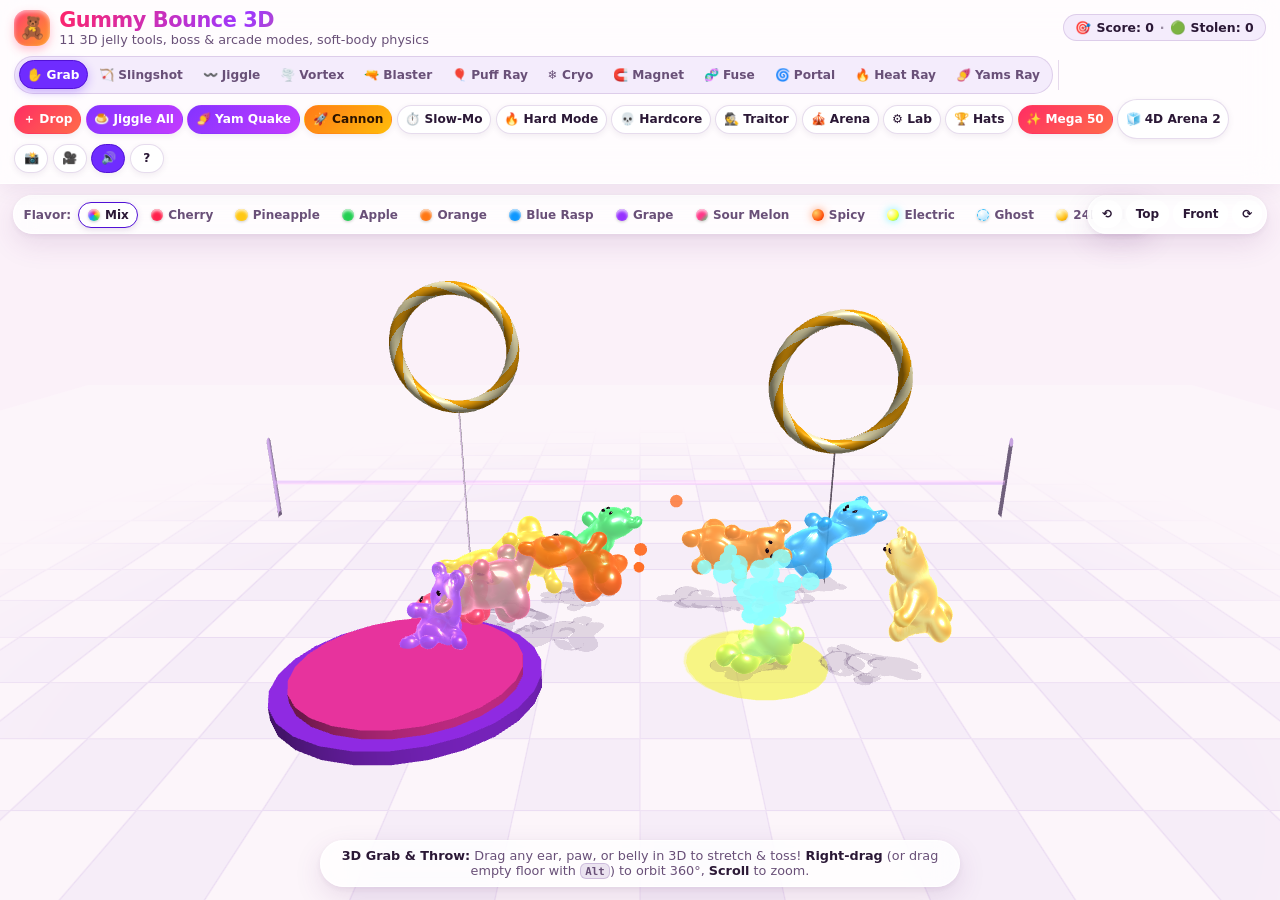
<file: index.html>
<!DOCTYPE html>
<html lang="en">
<head>
  <meta charset="utf-8">
  <meta name="viewport" content="width=device-width, initial-scale=1.0">
  <title>Gummy Bounce 3D — Squish, Jiggle &amp; Launch 3D Gummy Bears</title>
  <link rel="stylesheet" href="styles.css">
  <script type="module">
    if (!Object.hasOwn(HTMLElement.prototype, 'popover')) {
      import('https://unpkg.com/@oddbird/popover-polyfill@latest/dist/popover.min.js');
    }
    if (!('commandForElement' in HTMLButtonElement.prototype)) {
      import('https://esm.run/invokers-polyfill');
    }
  </script>
  <script defer src="audio.js"></script>
  <script defer src="mesh3d.js"></script>
  <script defer src="physics3d.js"></script>
  <script defer src="renderer3d.js"></script>
  <script defer src="progression.js"></script>
  <script defer src="mega50.js"></script>
  <script defer src="app.js"></script>
</head>
<body>
  <header class="top-bar">
    <div class="brand">
      <span class="brand-icon" aria-hidden="true">🧸</span>
      <div class="brand-text">
        <h1>Gummy Bounce 3D</h1>
        <p class="subtitle">11 3D jelly tools, boss &amp; arcade modes, soft-body physics</p>
      </div>
    </div>

    <div class="score-badge" aria-label="Ring score and stolen bears">
      <span aria-hidden="true">🎯</span>
      <span>Score: <strong id="hoop-score">0</strong></span>
      <span id="combo-pill" class="combo-pill" hidden>x1</span>
      <span class="badge-sep" aria-hidden="true">·</span>
      <span id="stolen-badge-wrap" title="Bears stolen (60s Normal, 10s Hard, 4–7s Hardcore)"><span id="thief-badge-dot" aria-hidden="true">🟢</span> Stolen: <strong id="stolen-count">0</strong></span>
    </div>

    <div class="toolbar" id="main-toolbar" role="toolbar" focusgroup="toolbar wrap" aria-label="3D Gummy bear tools and arena actions" aria-controls="gummy-canvas">
      <div class="tool-group" role="group" aria-label="3D Interaction Tools">
        <button type="button" class="tool-btn" data-mode="grab" aria-pressed="true" title="Grab, stretch &amp; throw 3D limbs (Key 1)">
          <span aria-hidden="true">✋</span> Grab
        </button>
        <button type="button" class="tool-btn" data-mode="slingshot" aria-pressed="false" title="3D Slingshot catapult with arc preview (Key 2)">
          <span aria-hidden="true">🏹</span> Slingshot
        </button>
        <button type="button" class="tool-btn" data-mode="wave" aria-pressed="false" title="3D Bass-drop jiggle shockwaves (Key 3)">
          <span aria-hidden="true">〰️</span> Jiggle
        </button>
        <button type="button" class="tool-btn" data-mode="vortex" aria-pressed="false" title="3D Cotton-candy tornado funnel (Key 4)">
          <span aria-hidden="true">🌪️</span> Vortex
        </button>
        <button type="button" class="tool-btn" data-mode="gatling" aria-pressed="false" title="Rapid-fire 3D gummy blaster (Key 5)">
          <span aria-hidden="true">🔫</span> Blaster
        </button>
        <button type="button" class="tool-btn" data-mode="puff" aria-pressed="false" title="Puff inflate ray — over-inflate to pop into 3 mini bears! Alt to shrink (Key 6)">
          <span aria-hidden="true">🎈</span> Puff Ray
        </button>
        <button type="button" class="tool-btn" data-mode="cryo" aria-pressed="false" title="Cryo freeze into icy candy &amp; click to shatter (Key 7)">
          <span aria-hidden="true">❄️</span> Cryo
        </button>
        <button type="button" class="tool-btn" data-mode="magnet" aria-pressed="false" title="3D Magnet orb — clump bears &amp; release for Supernova blast! (Key 8)">
          <span aria-hidden="true">🧲</span> Magnet
        </button>
        <button type="button" class="tool-btn" data-mode="fuse" aria-pressed="false" title="Sticky Glue &amp; Fusion — click near 2+ bears to fuse a Mega-Bear, or glue 1 bear to a wall/ceiling! (Key 9)">
          <span aria-hidden="true">🧬</span> Fuse
        </button>
        <button type="button" class="tool-btn" data-mode="portal" aria-pressed="false" title="Portal Gun — click to place Cyan &amp; Orange 3D portals! Alt-click to clear (Key 0)">
          <span aria-hidden="true">🌀</span> Portal
        </button>
        <button type="button" class="tool-btn" data-mode="heat" aria-pressed="false" title="Heat Laser — melt bears stretchy &amp; pop them like popcorn! (Key -)">
          <span aria-hidden="true">🔥</span> Heat Ray
        </button>
        <button type="button" class="tool-btn" data-mode="yams" aria-pressed="false" title="Yams Ray — target bears to make their butts comically bigger! Hold Shift to shrink (Key =)">
          <span aria-hidden="true">🍠</span> Yams Ray
        </button>
      </div>

      <span class="toolbar-sep" role="separator" aria-orientation="vertical"></span>

      <div class="action-group" role="group" aria-label="Quick Actions and Settings">
        <button type="button" id="btn-spawn" class="action-btn primary" title="Drop a new 3D gummy bear (Key N)">
          <span aria-hidden="true">＋</span> Drop
        </button>
        <button type="button" id="btn-jiggle-all" class="action-btn jelly" title="Jiggle every 3D bear at once (Space or Key J)">
          <span aria-hidden="true">🍮</span> Jiggle All
        </button>
        <button type="button" id="btn-yam-quake-bar" class="action-btn jelly" title="Yam Quake — shake &amp; clap every bear's cheeks with shockwaves! (Key Y)">
          <span aria-hidden="true">🍠</span> Yam Quake
        </button>
        <button type="button" id="btn-launch-random" class="action-btn launch" title="Launch a bear toward the 3D hoops (Key L)">
          <span aria-hidden="true">🚀</span> Cannon
        </button>
        <button type="button" id="btn-slowmo" class="action-btn" aria-pressed="false" title="Bullet-time 0.28x slow motion (Key T)">
          <span aria-hidden="true">⏱️</span> Slow-Mo
        </button>
        <button type="button" id="btn-hard-mode" class="action-btn hard-mode-btn" aria-pressed="false" title="Hard Mode: Fast Red Man steals a bear every 10s! (Key H)">
          <span aria-hidden="true">🔥</span> Hard Mode
        </button>
        <button type="button" id="btn-hardcore-mode" class="action-btn hardcore-mode-btn" aria-pressed="false" title="Hardcore Mode: Red Man spawns every 4–7s — click him to shoo him away! (Key K)">
          <span aria-hidden="true">💀</span> Hardcore
        </button>
        <button type="button" id="btn-traitor-mode" class="action-btn traitor-mode-btn" aria-pressed="false" title="Traitor Mode: Spot the secret cannibal bear &amp; call the Purple Man! (Key M)">
          <span aria-hidden="true">🕵️</span> Traitor
        </button>
        <button type="button" class="action-btn" commandfor="arena-popover" command="toggle-popover" title="Toggle 3D gadgets, Boss Fight, Time-Attack &amp; Wave Survival">
          <span aria-hidden="true">🎪</span> Arena
        </button>
        <button type="button" class="action-btn" commandfor="jelly-lab-popover" command="toggle-popover" title="Tune 3D squishiness, bounce, gravity &amp; size">
          <span aria-hidden="true">⚙️</span> Lab
        </button>
        <button type="button" class="action-btn" commandfor="trophies-popover" command="toggle-popover" title="High Scores, Achievements, Missions &amp; 12 3D Bear Hats">
          <span aria-hidden="true">🏆</span> Hats
        </button>
        <button type="button" class="action-btn primary" commandfor="mega-popover" command="toggle-popover" title="50+ Extra Tools, Flavors, Gadgets, Mini-Games, DJ Rave &amp; Cameras!">
          <span aria-hidden="true">✨</span> Mega 50
        </button>
        <a href="arena2/index.html" class="action-btn" style="text-decoration:none;display:inline-flex;align-items:center;gap:0.25rem;" title="Play Gummy Bounce Arena 2 (4D Tesseract Edition)!">
          <span aria-hidden="true">🧊</span> 4D Arena 2
        </a>
        <button type="button" id="btn-photo-mode" class="icon-btn" aria-label="Photo Mode" aria-pressed="false" title="Photo Mode — freeze frame, orbit &amp; download PNG (Key C)">
          <span aria-hidden="true">📸</span>
        </button>
        <button type="button" id="btn-cam-reset" class="icon-btn" aria-label="Reset 3D camera view" title="Reset 3D camera view (Key R)">
          <span aria-hidden="true">🎥</span>
        </button>
        <button type="button" id="btn-sound" class="icon-btn" aria-label="Sound effects" aria-pressed="true" title="Toggle sound effects">
          <span id="sound-icon" aria-hidden="true">🔊</span>
        </button>
        <button type="button" class="icon-btn" commandfor="help-popover" command="toggle-popover" aria-label="Controls and shortcuts" title="Controls and shortcuts">
          <span aria-hidden="true">?</span>
        </button>
      </div>
    </div>
  </header>

  <main class="stage-wrap">
    <canvas id="gummy-canvas" aria-label="3D interactive gummy bear physics arena."></canvas>

    <aside class="flavor-dock" aria-label="3D Gummy bear flavors">
      <span class="dock-label">Flavor:</span>
      <div class="flavor-list" role="group" aria-label="Choose flavor to drop">
        <button type="button" class="flavor-chip" data-flavor="random" aria-pressed="true">
          <span class="swatch swatch-mix" aria-hidden="true"></span> Mix
        </button>
        <button type="button" class="flavor-chip" data-flavor="cherry" aria-pressed="false">
          <span class="swatch swatch-cherry" aria-hidden="true"></span> Cherry
        </button>
        <button type="button" class="flavor-chip" data-flavor="pineapple" aria-pressed="false">
          <span class="swatch swatch-pineapple" aria-hidden="true"></span> Pineapple
        </button>
        <button type="button" class="flavor-chip" data-flavor="apple" aria-pressed="false">
          <span class="swatch swatch-apple" aria-hidden="true"></span> Apple
        </button>
        <button type="button" class="flavor-chip" data-flavor="orange" aria-pressed="false">
          <span class="swatch swatch-orange" aria-hidden="true"></span> Orange
        </button>
        <button type="button" class="flavor-chip" data-flavor="raspberry" aria-pressed="false">
          <span class="swatch swatch-raspberry" aria-hidden="true"></span> Blue Rasp
        </button>
        <button type="button" class="flavor-chip" data-flavor="grape" aria-pressed="false">
          <span class="swatch swatch-grape" aria-hidden="true"></span> Grape
        </button>
        <button type="button" class="flavor-chip" data-flavor="watermelon" aria-pressed="false">
          <span class="swatch swatch-watermelon" aria-hidden="true"></span> Sour Melon
        </button>
        <button type="button" class="flavor-chip" data-flavor="cinnamon" aria-pressed="false" title="Fire trail &amp; turbo bounce!">
          <span class="swatch swatch-cinnamon" aria-hidden="true"></span> Spicy
        </button>
        <button type="button" class="flavor-chip" data-flavor="electric" aria-pressed="false" title="Zaps nearby bears on impact!">
          <span class="swatch swatch-electric" aria-hidden="true"></span> Electric
        </button>
        <button type="button" class="flavor-chip" data-flavor="ghost" aria-pressed="false" title="Semi-transparent &amp; phases through walls!">
          <span class="swatch swatch-ghost" aria-hidden="true"></span> Ghost
        </button>
        <button type="button" class="flavor-chip" data-flavor="gold" aria-pressed="false">
          <span class="swatch swatch-gold" aria-hidden="true"></span> 24K Gold
        </button>
      </div>
    </aside>

    <div class="camera-hud" aria-label="3D Camera quick controls">
      <button type="button" id="cam-left" class="cam-pill-btn" aria-label="Orbit camera left" title="Orbit left">⟲</button>
      <button type="button" id="cam-top" class="cam-pill-btn" aria-label="Top-down angle" title="Top angle">Top</button>
      <button type="button" id="cam-front" class="cam-pill-btn" aria-label="Front studio angle" title="Front angle">Front</button>
      <button type="button" id="cam-right" class="cam-pill-btn" aria-label="Orbit camera right" title="Orbit right">⟳</button>
    </div>

    <div id="traitor-hud" class="traitor-hud" role="region" aria-label="Traitor Mode Detective Bar" hidden>
      <span class="traitor-chip"><span aria-hidden="true">🕵️</span> Traitor Mode</span>
      <span id="traitor-suspect-text" class="traitor-suspect-text">Click a bear to mark suspect</span>
      <button type="button" id="btn-call-purple" class="purple-call-btn" title="Call the Purple Man to collect your suspected gummy bear (Key P)">
        <span aria-hidden="true">🟣</span> Call Purple Man
      </button>
    </div>

    <div id="hardcore-hud" class="hardcore-hud" role="region" aria-label="Hardcore Mode Defense Status" hidden>
      <span class="hardcore-chip"><span aria-hidden="true">💀</span> Hardcore (4–7s)</span>
      <span class="hardcore-status-text">Click the Red Man to shoo him away!</span>
      <span class="badge-sep" aria-hidden="true">·</span>
      <span>Repelled: <strong id="repelled-count">0</strong></span>
      <span class="badge-sep" aria-hidden="true">·</span>
      <span>Yellow Gifts: <strong id="yellow-gift-count">0</strong></span>
    </div>

    <div id="boss-hud" class="mode-hud boss-hud" role="region" aria-label="Boss Fight Status" hidden>
      <span class="mode-chip boss-chip">👹 GIANT OBTUSE BOSS</span>
      <div class="boss-hp-track" aria-label="Boss health bar">
        <div id="boss-hp-fill" class="boss-hp-fill" style="width: 100%"></div>
      </div>
      <strong id="boss-hp-text">100 / 100</strong>
      <span class="mode-sub">Slingshot or Blast bears at him!</span>
    </div>

    <div id="timeattack-hud" class="mode-hud timeattack-hud" role="region" aria-label="Time-Attack Status" hidden>
      <span class="mode-chip ta-chip">⏱️ TIME ATTACK</span>
      <span>Time: <strong id="ta-timer">60.0s</strong></span>
      <span class="badge-sep" aria-hidden="true">·</span>
      <span>Round: <strong id="ta-score">0</strong></span>
      <span class="badge-sep" aria-hidden="true">·</span>
      <span>Best: <strong id="ta-best">0</strong></span>
    </div>

    <div id="survival-hud" class="mode-hud survival-hud" role="region" aria-label="Wave Survival Status" hidden>
      <span class="mode-chip surv-chip">👻 WAVE SURVIVAL</span>
      <span>Wave: <strong id="surv-wave">1</strong></span>
      <span class="badge-sep" aria-hidden="true">·</span>
      <span>Repelled: <strong id="surv-repelled">0</strong></span>
      <span class="badge-sep" aria-hidden="true">·</span>
      <span class="mode-sub">Click thieves or blast them with bears!</span>
    </div>

    <div id="photo-hud" class="photo-hud" role="region" aria-label="Photo Mode Controls" hidden>
      <span class="photo-label">📸 Photo Mode (Drag to orbit, scroll to zoom)</span>
      <button type="button" id="btn-photo-snap" class="action-btn primary">Capture PNG</button>
      <button type="button" id="btn-photo-exit" class="action-btn">Exit</button>
    </div>

    <p class="hint-pill" id="mode-hint">
      <strong>3D Grab &amp; Throw:</strong> Drag any ear, paw, or belly in 3D to stretch &amp; toss! <strong>Right-drag</strong> (or drag empty floor with <kbd>Alt</kbd>) to orbit 360°, <strong>Scroll</strong> to zoom.
    </p>
  </main>

  <div id="arena-popover" class="candy-popover" popover="auto">
    <h2>3D Arena Gadgets &amp; Game Modes</h2>
    <div class="toggle-grid">
      <button type="button" id="tog-trampoline" class="gadget-toggle" aria-pressed="true">
        <span aria-hidden="true">🟣</span> Jelly Trampoline
      </button>
      <button type="button" id="tog-sweeper" class="gadget-toggle" aria-pressed="false">
        <span aria-hidden="true">🎡</span> Candy Sweeper Bar
      </button>
      <button type="button" id="tog-hoops" class="gadget-toggle" aria-pressed="true">
        <span aria-hidden="true">🎯</span> 3D Golden Hoops
      </button>
      <button type="button" id="tog-bumpers" class="gadget-toggle" aria-pressed="false">
        <span aria-hidden="true">🎰</span> Pinball Bumpers
      </button>
      <button type="button" id="tog-fan" class="gadget-toggle" aria-pressed="false">
        <span aria-hidden="true">🌀</span> Wind Tunnel Fan
      </button>
      <button type="button" id="tog-sugar" class="gadget-toggle" aria-pressed="false">
        <span aria-hidden="true">✨</span> Sour Sugar Coat
      </button>
      <button type="button" id="tog-neon" class="gadget-toggle" aria-pressed="false">
        <span aria-hidden="true">🌙</span> Neon Rave Mode
      </button>
      <button type="button" id="tog-boss-mode" class="gadget-toggle boss-toggle" aria-pressed="false">
        <span aria-hidden="true">👹</span> Boss Fight Mode
      </button>
      <button type="button" id="tog-timeattack-mode" class="gadget-toggle ta-toggle" aria-pressed="false">
        <span aria-hidden="true">⏱️</span> Time-Attack (60s)
      </button>
      <button type="button" id="tog-survival-mode" class="gadget-toggle surv-toggle" aria-pressed="false">
        <span aria-hidden="true">👻</span> Wave Survival
      </button>
      <button type="button" id="tog-hard-mode" class="gadget-toggle hard-toggle" aria-pressed="false">
        <span aria-hidden="true">🔥</span> Hard Mode (10s Red)
      </button>
      <button type="button" id="tog-hardcore-mode" class="gadget-toggle hardcore-toggle" aria-pressed="false">
        <span aria-hidden="true">💀</span> Hardcore (4–7s Click!)
      </button>
      <button type="button" id="tog-traitor-mode" class="gadget-toggle traitor-toggle" aria-pressed="false">
        <span aria-hidden="true">🕵️</span> Traitor Mode (60s)
      </button>
      <button type="button" id="btn-party-rain" class="gadget-action">
        <span aria-hidden="true">🎉</span> Gummy Rain (x8)
      </button>
      <button type="button" id="btn-summon-green" class="gadget-action green-action">
        <span aria-hidden="true">🏃‍♂️</span> Summon Bear Thief
      </button>
    </div>
  </div>

  <div id="fps-pill" class="fps-pill" hidden>FPS: <strong id="fps-val">60</strong> · Bears: <strong id="bear-count-val">0</strong></div>

  <div id="trophies-popover" class="candy-popover trophies-popover" popover="auto">
    <h2>🏆 High Scores, Missions &amp; Hats</h2>
    <div class="stats-grid" id="stats-grid">
      <div class="stat-card"><span>Best Score</span><strong id="stat-best-score">0</strong></div>
      <div class="stat-card"><span>Time-Attack</span><strong id="stat-best-ta">0</strong></div>
      <div class="stat-card"><span>Survival Wave</span><strong id="stat-best-wave">0</strong></div>
      <div class="stat-card"><span>Bosses KO'd</span><strong id="stat-bosses">0</strong></div>
    </div>
    <h3>🎯 Session Missions</h3>
    <div class="mission-list" id="mission-list"></div>
    <h3>🎩 12 3D Bear Hats</h3>
    <div class="hat-grid" id="hat-grid"></div>
    <h3>🎖️ Achievements (<span id="ach-progress">0/20</span>)</h3>
    <div class="ach-list" id="ach-list"></div>
    <div class="save-row">
      <button type="button" id="btn-export-save" class="secondary-btn">📋 Copy Save Code</button>
      <button type="button" id="btn-import-save" class="secondary-btn">📥 Import Save</button>
    </div>
  </div>

  <div id="mega-popover" class="candy-popover mega-popover" popover="auto">
    <h2>✨ Mega 50+ Expansion Pack</h2>

    <h3>🛠️ 10 Extra 3D Tools &amp; Powers</h3>
    <div class="mega-grid">
      <button type="button" class="mega-btn tool-btn" data-mode="blackhole">🕳️ Black Hole</button>
      <button type="button" class="mega-btn tool-btn" data-mode="bomb">💣 Candy Bomb</button>
      <button type="button" class="mega-btn tool-btn" data-mode="clone">🪞 Clone Ray</button>
      <button type="button" class="mega-btn tool-btn" data-mode="paint">🎨 Rainbow Brush</button>
      <button type="button" class="mega-btn tool-btn" data-mode="bonk">🔨 Giant Bonk</button>
      <button type="button" class="mega-btn tool-btn" data-mode="bungee">🪢 Bungee Cord</button>
      <button type="button" class="mega-btn tool-btn" data-mode="bubble">🫧 Bubble Trap</button>
      <button type="button" id="btn-grav-flip" class="mega-btn">🙃 Flip Gravity</button>
      <button type="button" id="btn-disco-pulse" class="mega-btn">🪩 Disco Pulse</button>
      <button type="button" id="btn-time-freeze" class="mega-btn">⏸️ Freeze Time</button>
    </div>

    <h3>🍬 10 Extra Flavors &amp; Custom Bear Maker</h3>
    <div class="mega-grid">
      <button type="button" class="mega-btn flavor-spawn" data-extra-flavor="bubblegum">🩷 Bubblegum</button>
      <button type="button" class="mega-btn flavor-spawn" data-extra-flavor="cottoncandy">☁️ Cotton Candy</button>
      <button type="button" class="mega-btn flavor-spawn" data-extra-flavor="mint">🌿 Mint Chill</button>
      <button type="button" class="mega-btn flavor-spawn" data-extra-flavor="lava">🌋 Lava Magma</button>
      <button type="button" class="mega-btn flavor-spawn" data-extra-flavor="galaxy">🌌 Galaxy</button>
      <button type="button" class="mega-btn flavor-spawn" data-extra-flavor="toxic">☢️ Toxic Lime</button>
      <button type="button" class="mega-btn flavor-spawn" data-extra-flavor="peach">🍑 Peach (+Yams!)</button>
      <button type="button" class="mega-btn flavor-spawn" data-extra-flavor="choco">🍫 Choco Heavy</button>
      <button type="button" class="mega-btn flavor-spawn" data-extra-flavor="rainbow">🌈 Rainbow</button>
      <button type="button" class="mega-btn flavor-spawn" data-extra-flavor="diamond">💎 Diamond (8pt)</button>
    </div>
    <div class="custom-color-row">
      <label for="custom-color-input">Custom Bear Color:</label>
      <input type="color" id="custom-color-input" value="#ff33aa">
      <button type="button" id="btn-spawn-custom" class="action-btn primary">Drop Custom</button>
    </div>

    <h3>🎪 10 Arena Gadgets &amp; Themes</h3>
    <div class="mega-grid">
      <button type="button" id="tog-bowling" class="mega-btn" aria-pressed="false">🎳 3D Bowling</button>
      <button type="button" id="tog-pendulum" class="mega-btn" aria-pressed="false">⛓️ Wrecking Ball</button>
      <button type="button" id="tog-laserbar" class="mega-btn" aria-pressed="false">🚨 Laser Hurdle</button>
      <button type="button" id="tog-fountain" class="mega-btn" aria-pressed="false">⛲ Candy Fountain</button>
      <button type="button" id="tog-icerink" class="mega-btn" aria-pressed="false">⛸️ Ice Rink Floor</button>
      <button type="button" id="tog-moongrav" class="mega-btn" aria-pressed="false">🌕 Moon Gravity</button>
      <button type="button" id="tog-autoturret" class="mega-btn" aria-pressed="false">🤖 Auto-Turret</button>
      <button type="button" id="tog-booststrips" class="mega-btn" aria-pressed="false">⚡ Speed Strips</button>
      <button type="button" id="tog-theme-sunset" class="mega-btn" aria-pressed="false">🌅 Sunset Sky</button>
      <button type="button" id="tog-theme-space" class="mega-btn" aria-pressed="false">🌠 Space Sky</button>
    </div>

    <h3>🎮 Mini-Games, DJ Synth &amp; Cameras</h3>
    <div class="mega-grid">
      <button type="button" id="btn-king-gummy" class="mega-btn">🐻 King Gummy Boss</button>
      <button type="button" id="btn-pinata-bear" class="mega-btn">🪅 Giant Piñata</button>
      <button type="button" id="tog-lavafloor" class="mega-btn" aria-pressed="false">🌋 Floor is Lava</button>
      <button type="button" id="btn-meteors" class="mega-btn">☄️ Meteor Shower</button>
      <button type="button" id="btn-confetti" class="mega-btn">🎉 Confetti Cannon</button>
      <button type="button" id="tog-djmusic" class="mega-btn" aria-pressed="false">🎵 DJ Rave 128BPM</button>
      <button type="button" id="btn-chaos" class="mega-btn">🎲 Random Chaos!</button>
      <button type="button" id="tog-autoorbit" class="mega-btn" aria-pressed="false">🎥 Auto-Orbit Cam</button>
      <button type="button" id="tog-followcam" class="mega-btn" aria-pressed="false">🎯 Follow Bear Cam</button>
      <button type="button" id="btn-lowcam" class="mega-btn">📐 Low Hero Cam</button>
      <button type="button" id="tog-fps" class="mega-btn" aria-pressed="false">📊 Live FPS HUD</button>
    </div>
  </div>

  <div id="jelly-lab-popover" class="candy-popover" popover="auto">
    <h2>3D Jelly Lab</h2>
    <div class="control-row">
      <label for="slider-jiggle">3D Wobble &amp; Squishiness <span id="val-jiggle">Juicy</span></label>
      <input type="range" id="slider-jiggle" min="15" max="95" value="65">
    </div>
    <div class="control-row">
      <label for="slider-bounce">3D Wall &amp; Floor Bounce <span id="val-bounce">78%</span></label>
      <input type="range" id="slider-bounce" min="20" max="98" value="78">
    </div>
    <div class="control-row">
      <label for="slider-gravity">Gravity <span id="val-gravity">1.0x</span></label>
      <input type="range" id="slider-gravity" min="0" max="180" value="100">
    </div>
    <div class="control-row">
      <label for="slider-size">Bear Scale <span id="val-size">1.00x</span></label>
      <input type="range" id="slider-size" min="65" max="155" value="100">
    </div>
    <div class="preset-grid" role="group" aria-label="Jelly Physics Presets">
      <button type="button" class="preset-btn" data-preset="slime">🟢 Ultra-Slime</button>
      <button type="button" class="preset-btn" data-preset="superball">🔴 Superball</button>
      <button type="button" class="preset-btn" data-preset="jello">🍮 Jell-O Mold</button>
      <button type="button" class="preset-btn" data-preset="lavalamp">🫧 Lava Lamp</button>
    </div>
    <div class="popover-actions">
      <button type="button" id="btn-yam-quake" class="secondary-btn">🍠 Yam Quake</button>
      <button type="button" id="btn-zero-g" class="secondary-btn">Zero-G</button>
      <button type="button" id="btn-reset" class="danger-btn">Reset Pile</button>
    </div>
  </div>

  <div id="help-popover" class="candy-popover" popover="auto">
    <h2>11 3D Tools &amp; Controls</h2>
    <ul class="help-list">
      <li><kbd>1</kbd> <strong>Grab:</strong> Pull ears, paws, snout, or feet in 3D &amp; flick to throw!</li>
      <li><kbd>2</kbd> <strong>Slingshot:</strong> Pull back in 3D to aim the trajectory beads &amp; launch!</li>
      <li><kbd>3</kbd> <strong>Jiggle Wand:</strong> Emit 3D spherical jelly shockwaves.</li>
      <li><kbd>4</kbd> <strong>Vortex:</strong> Summon a 3D cotton-candy tornado funnel!</li>
      <li><kbd>5</kbd> <strong>Blaster:</strong> Hold to rapid-fire 3D gummy bears at your cursor!</li>
      <li><kbd>6</kbd> <strong>Puff Ray:</strong> Inflate giant chonk bears until they POP into 3 mini bears! (<kbd>Shift</kbd> to shrink).</li>
      <li><kbd>7</kbd> <strong>Cryo Ray:</strong> Freeze bears into sliding ice-candy; click or slam to shatter!</li>
      <li><kbd>8</kbd> <strong>Magnet:</strong> Clump bears into a floating 3D ball &amp; release for a Supernova blast!</li>
      <li><kbd>9</kbd> <strong>Fuse / Glue:</strong> Click near 2+ bears to fuse a Giant <strong>Mega-Bear</strong>, or click a lone bear to glue it to the nearest wall/ceiling!</li>
      <li><kbd>0</kbd> <strong>Portal Gun:</strong> Click to place linked Cyan &amp; Orange 3D Portals (<kbd>Alt</kbd>+click to clear).</li>
      <li><kbd>-</kbd> <strong>Heat Laser:</strong> Melt bears stretchy &amp; bouncy — overheat to POP them like popcorn!</li>
      <li><strong>Special Modes &amp; Photo Mode:</strong> Open <strong>Arena</strong> for <strong>Boss Fight</strong>, <strong>60s Time-Attack</strong>, <strong>Wave Survival</strong> (with Ghost Thieves!), <strong>Pinball Bumpers</strong>, and <strong>Wind Tunnel Fan</strong>. Press <kbd>C</kbd> for <strong>Photo Mode</strong> PNG snapshots!</li>
    </ul>
  </div>

  <dialog id="victory-dialog" class="victory-dialog" closedby="any" aria-labelledby="victory-title">
    <div class="victory-crown" aria-hidden="true">🏆🟣🧸</div>
    <h2 id="victory-title">You Caught the Traitor!</h2>
    <p id="victory-summary" class="victory-summary">
      The Purple Man hauled away the sneaky Traitor gummy bear and saved your remaining candy crew!
    </p>
    <form method="dialog" class="victory-actions">
      <button type="submit" value="replay" class="victory-btn primary" autofocus>Play Again</button>
      <button type="submit" value="freeplay" class="victory-btn secondary">Return to Free Play</button>
    </form>
  </dialog>

  <div id="toast-region" class="toast-region" role="region" aria-label="Notifications"></div>

  <p class="visually-hidden">Screen reader announcements</p>
  <div id="toast-live" class="visually-hidden" aria-live="assertive"></div>
  <p id="sr-announcer" class="visually-hidden" role="status" aria-live="polite"></p>
</body>
</html>
</file>
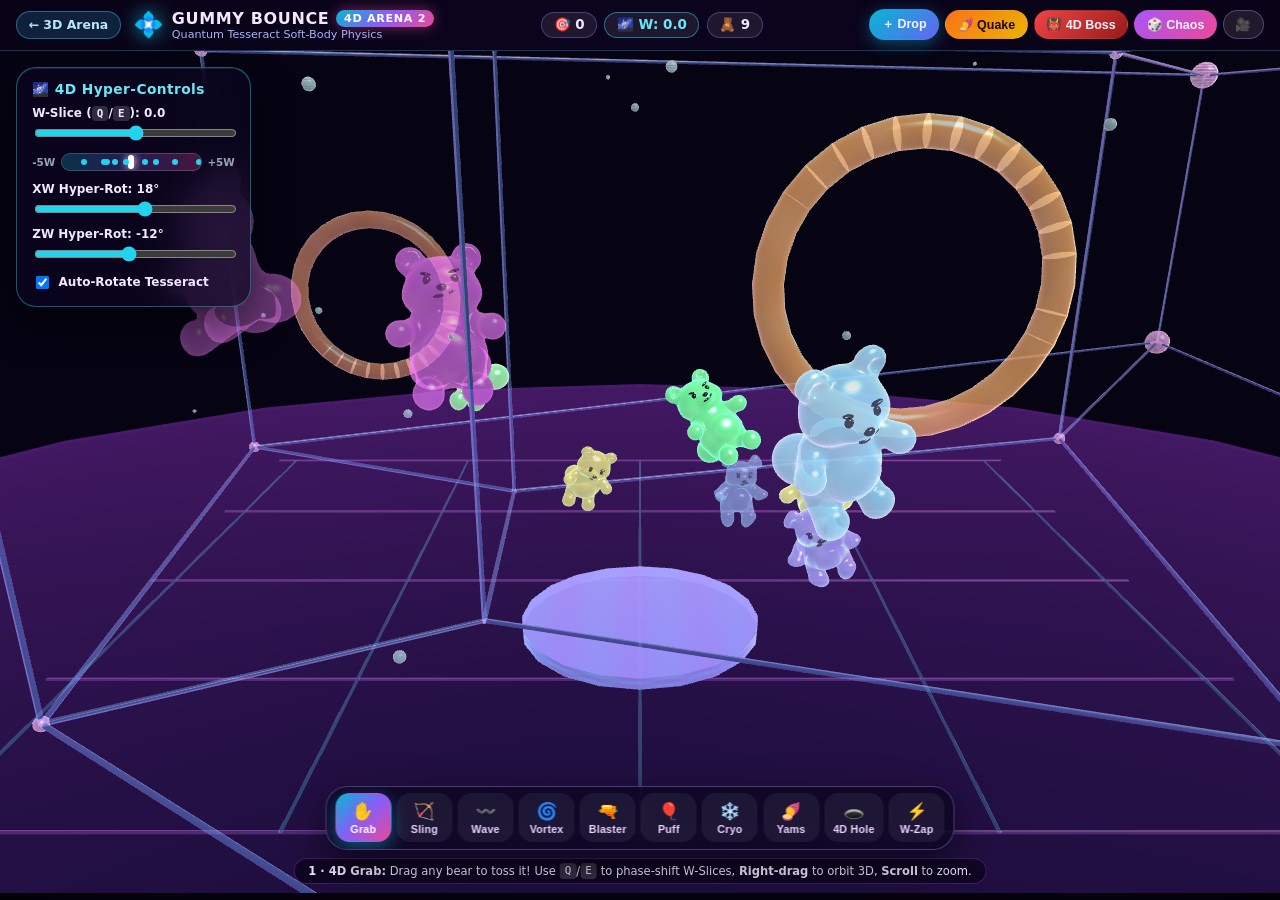
<file: arena2/index.html>
<!DOCTYPE html>
<html lang="en">
<head>
  <meta charset="utf-8">
  <meta name="viewport" content="width=device-width, initial-scale=1.0">
  <title>Gummy Bounce Arena 2 (4D) — Quantum Tesseract Edition</title>
  <link rel="stylesheet" href="styles.css">
  <script defer src="../audio.js"></script>
  <script defer src="../mesh3d.js"></script>
  <script defer src="arena2-4d.js"></script>
</head>
<body>
  <header class="top-bar">
    <div class="brand">
      <a href="../index.html" class="back-link" title="Back to Gummy Bounce 3D">← 3D Arena</a>
      <div class="brand-badge">
        <span class="brand-icon" aria-hidden="true">💠</span>
        <div class="brand-text">
          <h1>GUMMY BOUNCE <span class="badge-4d">4D ARENA 2</span></h1>
          <p class="subtitle">Quantum Tesseract Soft-Body Physics</p>
        </div>
      </div>
    </div>

    <div class="hud-stats">
      <span class="stat-pill">🎯 <strong id="score-4d">0</strong></span>
      <span class="stat-pill w-pill">🌌 W: <strong id="w-slice-val">0.0</strong></span>
      <span class="stat-pill">🧸 <strong id="bears-4d">0</strong></span>
    </div>

    <div class="action-bar">
      <button type="button" id="btn-drop-4d" class="action-btn primary" title="Drop 4D Bear (N)">＋ Drop</button>
      <button type="button" id="btn-quake-4d" class="action-btn yam" title="4D Yam Quake (Y)">🍠 Quake</button>
      <button type="button" id="btn-boss-4d" class="action-btn danger" title="Toggle 4D Obtuse Titan Boss (B)">👹 4D Boss</button>
      <button type="button" id="btn-chaos-4d" class="action-btn chaos" title="4D Hyper-Chaos">🎲 Chaos</button>
      <button type="button" id="btn-reset-cam-4d" class="icon-btn" title="Reset 4D Camera (R)">🎥</button>
    </div>
  </header>

  <main class="stage-wrap">
    <canvas id="canvas-4d"></canvas>

    <!-- 4D Hyper-Dimension Control Dock -->
    <aside class="w-dock" aria-label="4th Dimension Controls">
      <div class="w-title">🌌 4D Hyper-Controls</div>
      <label class="w-row">
        <span>W-Slice (<kbd>Q</kbd>/<kbd>E</kbd>): <strong id="w-slider-lbl">0.0</strong></span>
        <input type="range" id="slider-w" min="-50" max="50" value="0">
      </label>
      <div class="w-radar-wrap" title="Live 4D W-Dimension Radar: cyan/magenta dots show bears, red dot shows 4D Boss">
        <span class="w-radar-label">-5W</span>
        <div id="w-radar" class="w-radar">
          <div id="w-radar-cam" class="w-radar-cam"></div>
        </div>
        <span class="w-radar-label">+5W</span>
      </div>
      <label class="w-row">
        <span>XW Hyper-Rot: <strong id="xw-lbl">18°</strong></span>
        <input type="range" id="slider-xw" min="-180" max="180" value="18">
      </label>
      <label class="w-row">
        <span>ZW Hyper-Rot: <strong id="zw-lbl">-12°</strong></span>
        <input type="range" id="slider-zw" min="-180" max="180" value="-12">
      </label>
      <label class="w-toggle">
        <input type="checkbox" id="chk-auto-4d" checked> Auto-Rotate Tesseract
      </label>
    </aside>

    <!-- 4D Boss HP Bar -->
    <div id="boss-4d-hud" class="boss-4d-hud" hidden>
      <span>👹 4D OBTUSE TITAN (W: <strong id="boss-w-val">0.0</strong>)</span>
      <div class="hp-track"><div id="boss-4d-fill" class="hp-fill"></div></div>
      <strong id="boss-4d-hp">120 / 120</strong>
    </div>

    <div id="toast-4d" class="toast-4d" hidden></div>

    <!-- Sleek Bottom 4D Tool Dock -->
    <nav class="tool-dock" id="toolbar-4d" aria-label="4D Tools">
      <button type="button" class="tool-btn" data-mode="grab" aria-pressed="true" title="4D Grab & Throw (1)">✋<span>Grab</span></button>
      <button type="button" class="tool-btn" data-mode="slingshot" aria-pressed="false" title="4D Slingshot Aim & Launch (2)">🏹<span>Sling</span></button>
      <button type="button" class="tool-btn" data-mode="wave" aria-pressed="false" title="4D Hypersphere Shockwave (3)">〰️<span>Wave</span></button>
      <button type="button" class="tool-btn" data-mode="vortex" aria-pressed="false" title="4D Hyper-Vortex Tornado (4)">🌀<span>Vortex</span></button>
      <button type="button" class="tool-btn" data-mode="blaster" aria-pressed="false" title="4D Rapid Blaster (5)">🔫<span>Blaster</span></button>
      <button type="button" class="tool-btn" data-mode="puff" aria-pressed="false" title="Puff & Pop (6)">🎈<span>Puff</span></button>
      <button type="button" class="tool-btn" data-mode="cryo" aria-pressed="false" title="4D Cryo Freeze (7)">❄️<span>Cryo</span></button>
      <button type="button" class="tool-btn" data-mode="yams" aria-pressed="false" title="Steady 4D Yams Ray (8)">🍠<span>Yams</span></button>
      <button type="button" class="tool-btn" data-mode="blackhole" aria-pressed="false" title="4D Singularity Black Hole (9)">🕳️<span>4D Hole</span></button>
      <button type="button" class="tool-btn" data-mode="wzap" aria-pressed="false" title="Pull all bears into your W-Slice! (0)">⚡<span>W-Zap</span></button>
    </nav>

    <p class="hint-4d" id="hint-4d">
      <strong>1 · 4D Grab:</strong> Drag any bear to toss it! Use <kbd>Q</kbd>/<kbd>E</kbd> to phase-shift W-Slices, <strong>Right-drag</strong> to orbit 3D, <strong>Scroll</strong> to zoom.
    </p>
  </main>
</body>
</html>
</file>
<file: styles.css>
@layer reset, base, components;

@layer reset {
  html, body, header, main, aside, div, h1, h2, p, ul, li, span, button, input, label, canvas {
    box-sizing: border-box;
    margin: 0;
    padding: 0;
  }

  ul {
    list-style: none;
  }

  button, input {
    font: inherit;
    color: inherit;
  }
}

@layer base {
  :root {
    --font-ui: "Segoe UI", system-ui, -apple-system, BlinkMacSystemFont, sans-serif;
    --glass-bg: rgb(255 255 255 / 0.80);
    --glass-border: rgb(255 255 255 / 0.94);
    --glass-shadow: 0 10px 28px rgb(105 45 120 / 0.13), 0 2px 6px rgb(105 45 120 / 0.07);
    --ink-strong: #2b1836;
    --ink-muted: #695078;
    --surface-pill: rgb(243 234 252 / 0.88);
    --btn-bg: #ffffff;
    --btn-border: rgb(150 110 180 / 0.24);
    --pressed-bg: #6f2cff;
    --pressed-ink: #ffffff;
    --pressed-border: #5112d6;
    --focus-ring: #7c3aed;
    --radius-pill: 999px;
    --radius-card: 22px;
  }

  :root[data-theme="neon"] {
    --glass-bg: rgb(22 12 38 / 0.82);
    --glass-border: rgb(165 95 255 / 0.34);
    --glass-shadow: 0 12px 32px rgb(0 0 0 / 0.55);
    --ink-strong: #f6eeff;
    --ink-muted: #bba6d9;
    --surface-pill: rgb(38 22 64 / 0.88);
    --btn-bg: rgb(44 26 74 / 0.92);
    --btn-border: rgb(180 120 255 / 0.28);
    --pressed-bg: #b833ff;
    --pressed-ink: #ffffff;
    --pressed-border: #e28cff;
    --focus-ring: #38bdf8;
  }

  html, body {
    block-size: 100dvh;
    inline-size: 100%;
    overflow: hidden;
    font-family: var(--font-ui);
    color: var(--ink-strong);
    background: #fcf1f8;
  }

  body {
    display: flex;
    flex-direction: column;
  }

  button:focus-visible,
  input:focus-visible {
    outline: 3px solid var(--focus-ring);
    outline-offset: 2px;
  }

  kbd {
    display: inline-block;
    padding-block: 0.08em;
    padding-inline: 0.4em;
    font-size: 0.84em;
    font-weight: 700;
    border-radius: 6px;
    background: rgb(130 90 165 / 0.16);
    border: 1px solid rgb(130 90 165 / 0.28);
  }

  .visually-hidden {
    position: absolute;
    inline-size: 1px;
    block-size: 1px;
    overflow: hidden;
    clip-path: inset(50%);
    white-space: nowrap;
  }
}

@layer components {
  .top-bar {
    position: relative;
    z-index: 10;
    display: flex;
    flex-wrap: wrap;
    align-items: center;
    justify-content: space-between;
    gap: 0.5rem 0.85rem;
    padding-block: 0.55rem;
    padding-inline: 0.9rem;
    background: var(--glass-bg);
    backdrop-filter: blur(16px);
    border-block-end: 1px solid var(--glass-border);
    box-shadow: 0 4px 20px rgb(80 30 100 / 0.08);
  }

  .brand {
    display: flex;
    align-items: center;
    gap: 0.55rem;
  }

  .brand-icon {
    display: grid;
    place-items: center;
    min-inline-size: 2.25rem;
    min-block-size: 2.25rem;
    font-size: 1.35rem;
    border-radius: 13px;
    background: linear-gradient(135deg, #ff3d6e, #ff9924);
    box-shadow: inset 0 2px 4px rgb(255 255 255 / 0.6), 0 4px 10px rgb(255 61 110 / 0.3);
  }

  .brand-text h1 {
    font-size: clamp(1rem, 0.9rem + 0.55vw, 1.3rem);
    font-weight: 800;
    letter-spacing: -0.02em;
    line-height: 1.1;
    background: linear-gradient(120deg, #ff2468, #9e38ff, #ff8400);
    -webkit-background-clip: text;
    background-clip: text;
    color: transparent;
  }

  .subtitle {
    font-size: clamp(0.7rem, 0.66rem + 0.18vw, 0.8rem);
    color: var(--ink-muted);
    font-weight: 500;
  }

  .score-badge {
    display: inline-flex;
    align-items: center;
    gap: 0.36rem;
    padding-block: 0.3rem;
    padding-inline: 0.68rem;
    border-radius: var(--radius-pill);
    background: var(--surface-pill);
    border: 1px solid var(--btn-border);
    font-size: 0.78rem;
    font-weight: 700;
  }

  .badge-sep {
    opacity: 0.45;
  }

  .combo-pill:not([hidden]) {
    display: inline-block;
    padding-block: 0.08rem;
    padding-inline: 0.44rem;
    border-radius: var(--radius-pill);
    background: linear-gradient(135deg, #ff7b00, #ffcc00);
    color: #2c1200;
    font-size: 0.75rem;
    font-weight: 800;
  }

  .toolbar {
    display: flex;
    flex-wrap: wrap;
    align-items: center;
    gap: 0.35rem;
    max-inline-size: 100%;
    padding-block: 0.1rem;
  }

  .tool-group {
    display: inline-flex;
    flex-wrap: wrap;
    align-items: center;
    gap: 0.15rem;
    padding: 0.2rem;
    border-radius: var(--radius-pill);
    background: var(--surface-pill);
    border: 1px solid var(--btn-border);
  }

  .toolbar-sep {
    align-self: stretch;
    margin-block: 0.25rem;
    border-inline-start: 1px solid var(--btn-border);
  }

  .action-group {
    display: inline-flex;
    flex-wrap: wrap;
    align-items: center;
    gap: 0.28rem;
  }

  .tool-btn,
  .action-btn,
  .icon-btn {
    min-inline-size: 28px;
    min-block-size: 29px;
    padding-block: 0.28rem;
    padding-inline: 0.48rem;
    border-radius: var(--radius-pill);
    font-size: 0.76rem;
    font-weight: 700;
    cursor: pointer;
    white-space: nowrap;
  }

  .tool-btn {
    border: 1px solid transparent;
    background: transparent;
    color: var(--ink-muted);
  }

  .tool-btn[aria-pressed="true"] {
    background: var(--pressed-bg);
    color: var(--pressed-ink);
    border-color: var(--pressed-border);
    box-shadow: 0 3px 10px rgb(111 44 255 / 0.32);
  }

  .action-btn,
  .icon-btn {
    border: 1px solid var(--btn-border);
    background: var(--btn-bg);
    color: var(--ink-strong);
    box-shadow: 0 2px 6px rgb(75 30 95 / 0.08);
  }

  .icon-btn {
    min-inline-size: 34px;
    padding-inline: 0.45rem;
    display: inline-grid;
    place-items: center;
  }

  .action-btn.primary {
    background: linear-gradient(135deg, #ff2e63, #ff6b4a);
    color: #ffffff;
    border-color: transparent;
  }

  .action-btn.jelly {
    background: linear-gradient(135deg, #8433ff, #c43cff);
    color: #ffffff;
    border-color: transparent;
  }

  .action-btn.launch {
    background: linear-gradient(135deg, #ff7a18, #ffbc0a);
    color: #2b1300;
    border-color: transparent;
  }

  .action-btn[aria-pressed="true"],
  .icon-btn[aria-pressed="true"] {
    background: var(--pressed-bg);
    color: var(--pressed-ink);
    border-color: var(--pressed-border);
  }

  .hard-mode-btn[aria-pressed="true"],
  .hard-toggle[aria-pressed="true"] {
    background: #dc2626;
    color: #ffffff;
    border-color: #7f1d1d;
    box-shadow: 0 3px 12px rgb(220 38 38 / 0.42), inset 0 0 0 1px rgb(255 255 255 / 0.28);
  }

  :root[data-theme="neon"] .hard-mode-btn[aria-pressed="true"],
  :root[data-theme="neon"] .hard-toggle[aria-pressed="true"] {
    background: #ef4444;
    color: #ffffff;
    border-color: #fca5a5;
  }

  .hardcore-mode-btn[aria-pressed="true"],
  .hardcore-toggle[aria-pressed="true"] {
    background: #991b1b;
    color: #fff7ed;
    border-color: #450a0a;
    box-shadow: 0 3px 12px rgb(153 27 27 / 0.48), inset 0 0 0 1px rgb(253 224 71 / 0.55);
  }

  :root[data-theme="neon"] .hardcore-mode-btn[aria-pressed="true"],
  :root[data-theme="neon"] .hardcore-toggle[aria-pressed="true"] {
    background: #b91c1c;
    color: #fefce8;
    border-color: #fde047;
  }

  .traitor-mode-btn[aria-pressed="true"],
  .traitor-toggle[aria-pressed="true"] {
    background: #7e22ce;
    color: #ffffff;
    border-color: #4c1d95;
    box-shadow: 0 3px 12px rgb(126 34 206 / 0.44), inset 0 0 0 1px rgb(255 255 255 / 0.3);
  }

  :root[data-theme="neon"] .traitor-mode-btn[aria-pressed="true"],
  :root[data-theme="neon"] .traitor-toggle[aria-pressed="true"] {
    background: #9333ea;
    color: #ffffff;
    border-color: #e9d5ff;
  }

  @media (pointer: coarse) {
    .tool-btn,
    .action-btn,
    .icon-btn {
      min-inline-size: 2.5rem;
      min-block-size: 2.5rem;
    }
  }

  @media (prefers-reduced-motion: no-preference) {
    .tool-btn,
    .action-btn,
    .icon-btn,
    .flavor-chip,
    .cam-pill-btn,
    .gadget-toggle {
      transition: transform 0.12s ease, background-color 0.15s ease, color 0.15s ease, box-shadow 0.15s ease;
    }
  }

  @media (hover: hover) {
    .tool-btn:hover:not(:disabled):not([aria-pressed="true"]) {
      background: rgb(150 110 190 / 0.14);
      color: var(--ink-strong);
    }

    .action-btn:hover:not(:disabled),
    .icon-btn:hover:not(:disabled),
    .cam-pill-btn:hover:not(:disabled) {
      transform: translateY(-1px);
      box-shadow: 0 5px 14px rgb(80 35 105 / 0.16);
    }

    .flavor-chip:hover:not(:disabled):not([aria-pressed="true"]) {
      background: rgb(150 110 190 / 0.14);
      color: var(--ink-strong);
    }
  }

  .stage-wrap {
    position: relative;
    flex: 1;
    min-block-size: 0;
    inline-size: 100%;
  }

  #gummy-canvas {
    display: block;
    inline-size: 100%;
    block-size: 100%;
    cursor: grab;
    touch-action: none;
    -webkit-user-select: none;
    user-select: none;
  }

  #gummy-canvas.is-dragging {
    cursor: grabbing;
  }

  #gummy-canvas.cursor-aim {
    cursor: crosshair;
  }

  #gummy-canvas.cursor-target-thief {
    cursor: pointer;
  }

  .flavor-dock {
    position: absolute;
    inset-block-start: 0.7rem;
    inset-inline-start: 0.8rem;
    z-index: 6;
    display: flex;
    align-items: center;
    flex-wrap: wrap;
    gap: 0.3rem;
    max-inline-size: calc(100% - 1.6rem);
    padding-block: 0.34rem;
    padding-inline: 0.6rem;
    border-radius: var(--radius-pill);
    background: var(--glass-bg);
    backdrop-filter: blur(12px);
    border: 1px solid var(--glass-border);
    box-shadow: var(--glass-shadow);
  }

  .dock-label {
    font-size: 0.76rem;
    font-weight: 700;
    color: var(--ink-muted);
    margin-inline-end: 0.15rem;
  }

  .flavor-list {
    display: flex;
    flex-wrap: wrap;
    gap: 0.22rem;
  }

  .flavor-chip {
    display: inline-flex;
    align-items: center;
    gap: 0.32rem;
    min-block-size: 26px;
    border: 1px solid transparent;
    background: transparent;
    padding-block: 0.2rem;
    padding-inline: 0.52rem;
    border-radius: var(--radius-pill);
    font-size: 0.75rem;
    font-weight: 700;
    color: var(--ink-muted);
    cursor: pointer;
  }

  .flavor-chip[aria-pressed="true"] {
    background: var(--btn-bg);
    color: var(--ink-strong);
    border-color: var(--pressed-border);
    box-shadow: 0 2px 6px rgb(90 35 120 / 0.15);
  }

  .swatch {
    inline-size: 0.76rem;
    block-size: 0.76rem;
    border-radius: 50%;
    box-shadow: inset 0 2px 3px rgb(255 255 255 / 0.75), 0 1px 3px rgb(0 0 0 / 0.2);
  }

  .swatch-mix { background: conic-gradient(#ff2450, #ffcc00, #25d655, #0e9bff, #9836ff, #ff2450); }
  .swatch-cherry { background: #ff224c; }
  .swatch-pineapple { background: #ffc814; }
  .swatch-apple { background: #22cf52; }
  .swatch-orange { background: #ff7714; }
  .swatch-raspberry { background: #0e98ff; }
  .swatch-grape { background: #9632ff; }
  .swatch-watermelon { background: linear-gradient(135deg, #ff3888 55%, #2ae878 100%); }
  .swatch-gold { background: radial-gradient(circle at 30% 30%, #fff8b8, #ffb703 65%, #b87400); }

  .camera-hud {
    position: absolute;
    inset-block-start: 0.7rem;
    inset-inline-end: 0.8rem;
    z-index: 6;
    display: inline-flex;
    gap: 0.25rem;
    padding: 0.26rem;
    border-radius: var(--radius-pill);
    background: var(--glass-bg);
    backdrop-filter: blur(12px);
    border: 1px solid var(--glass-border);
    box-shadow: var(--glass-shadow);
  }

  .cam-pill-btn {
    min-inline-size: 28px;
    min-block-size: 28px;
    padding-inline: 0.55rem;
    border-radius: var(--radius-pill);
    border: 1px solid transparent;
    background: var(--btn-bg);
    font-size: 0.75rem;
    font-weight: 700;
    cursor: pointer;
  }

  .traitor-hud {
    position: absolute;
    inset-block-end: 3.65rem;
    inset-inline-start: 50%;
    transform: translateX(-50%);
    z-index: 7;
    display: flex;
    align-items: center;
    flex-wrap: wrap;
    justify-content: center;
    gap: 0.55rem;
    max-inline-size: min(95%, 52rem);
    padding-block: 0.42rem;
    padding-inline: 0.75rem;
    border-radius: var(--radius-pill);
    background: rgb(28 11 52 / 0.90);
    backdrop-filter: blur(14px);
    border: 2px solid #a855f7;
    box-shadow: 0 10px 28px rgb(46 10 88 / 0.42);
    color: #faf5ff;
    font-size: 0.8rem;
  }

  .traitor-hud[hidden] {
    display: none;
  }

  .traitor-chip {
    display: inline-flex;
    align-items: center;
    gap: 0.3rem;
    padding-block: 0.18rem;
    padding-inline: 0.55rem;
    border-radius: var(--radius-pill);
    background: rgb(168 85 247 / 0.28);
    border: 1px solid rgb(216 180 254 / 0.45);
    font-weight: 800;
    color: #f3e8ff;
  }

  .traitor-suspect-text {
    font-weight: 700;
    color: #f5d0fe;
  }

  .purple-call-btn {
    display: inline-flex;
    align-items: center;
    gap: 0.35rem;
    min-inline-size: 28px;
    min-block-size: 30px;
    padding-block: 0.28rem;
    padding-inline: 0.78rem;
    border-radius: var(--radius-pill);
    border: 1px solid #f3e8ff;
    background: linear-gradient(135deg, #7e22ce, #a855f7);
    color: #ffffff;
    font-size: 0.8rem;
    font-weight: 800;
    cursor: pointer;
    box-shadow: 0 3px 12px rgb(147 51 234 / 0.48);
  }

  .purple-call-btn[data-targeting="true"] {
    background: linear-gradient(135deg, #c026d3, #9333ea);
    border-color: #fde047;
    box-shadow: 0 0 0 3px rgb(250 204 21 / 0.45), 0 4px 14px rgb(192 38 211 / 0.55);
  }

  .purple-call-btn[aria-disabled="true"] {
    opacity: 0.55;
    cursor: not-allowed;
  }

  .hardcore-hud {
    position: absolute;
    inset-block-end: 3.65rem;
    inset-inline-start: 50%;
    transform: translateX(-50%);
    z-index: 7;
    display: flex;
    align-items: center;
    flex-wrap: wrap;
    justify-content: center;
    gap: 0.5rem;
    max-inline-size: min(95%, 52rem);
    padding-block: 0.42rem;
    padding-inline: 0.8rem;
    border-radius: var(--radius-pill);
    background: rgb(42 10 14 / 0.92);
    backdrop-filter: blur(14px);
    border: 2px solid #ef4444;
    box-shadow: 0 10px 28px rgb(69 10 10 / 0.45);
    color: #fff7ed;
    font-size: 0.8rem;
  }

  .hardcore-hud[hidden] {
    display: none;
  }

  .hardcore-chip {
    display: inline-flex;
    align-items: center;
    gap: 0.3rem;
    padding-block: 0.16rem;
    padding-inline: 0.52rem;
    border-radius: var(--radius-pill);
    background: rgb(239 68 68 / 0.28);
    border: 1px solid rgb(253 224 71 / 0.55);
    font-weight: 800;
    color: #fef08a;
  }

  .hardcore-status-text {
    font-weight: 700;
    color: #fed7aa;
  }

  .hint-pill {
    position: absolute;
    inset-block-end: 0.8rem;
    inset-inline-start: 50%;
    transform: translateX(-50%);
    z-index: 5;
    padding-block: 0.42rem;
    padding-inline: 0.95rem;
    border-radius: var(--radius-pill);
    background: var(--glass-bg);
    backdrop-filter: blur(12px);
    border: 1px solid var(--glass-border);
    box-shadow: var(--glass-shadow);
    font-size: 0.8rem;
    color: var(--ink-muted);
    text-align: center;
    pointer-events: none;
    max-inline-size: min(94%, 48rem);
  }

  .hint-pill strong {
    color: var(--ink-strong);
  }

  .candy-popover {
    margin: auto;
    inset-block-start: 4.6rem;
    inset-block-end: auto;
    inset-inline-end: 0.9rem;
    inset-inline-start: auto;
    inline-size: min(22.5rem, calc(100vw - 1.8rem));
    padding: 1.1rem 1.2rem;
    border: 1px solid var(--glass-border);
    border-radius: var(--radius-card);
    background: var(--glass-bg);
    backdrop-filter: blur(22px);
    box-shadow: var(--glass-shadow);
    color: var(--ink-strong);
  }

  [popover]:is(:popover-open, .\:popover-open) {
    display: grid;
    gap: 0.78rem;
  }

  [interestfor] {
    interest-delay: 0.2s 0.1s;
  }

  :root:has(:interest-source) [interestfor] {
    interest-delay-start: 0s;
  }

  [popover="hint"] {
    inset: auto;
    margin: 0.35rem 0;
    padding: 0.35rem 0.65rem;
    border-radius: 8px;
    border: 1px solid var(--glass-border);
    background: var(--ink-strong);
    color: var(--btn-bg);
    font-size: 0.76rem;
    font-weight: 600;
    position-area: block-end;
    position-try-fallbacks: flip-block;
  }

  .candy-popover h2 {
    font-size: 1.02rem;
    font-weight: 800;
  }

  .toggle-grid {
    display: grid;
    grid-template-columns: 1fr 1fr;
    gap: 0.45rem;
  }

  .gadget-toggle,
  .gadget-action {
    min-block-size: 2.35rem;
    padding: 0.45rem 0.6rem;
    border-radius: 13px;
    border: 1px solid var(--btn-border);
    background: var(--btn-bg);
    font-size: 0.8rem;
    font-weight: 700;
    text-align: start;
    cursor: pointer;
  }

  .gadget-toggle[aria-pressed="true"] {
    background: var(--pressed-bg);
    color: var(--pressed-ink);
    border-color: var(--pressed-border);
  }

  .gadget-action {
    background: linear-gradient(135deg, #ff3366, #ff8c24);
    color: #ffffff;
    border-color: transparent;
  }

  .gadget-action.green-action {
    grid-column: 1 / -1;
    background: linear-gradient(135deg, #109838, #28d85c);
    color: #062810;
    text-align: center;
  }

  .control-row {
    display: grid;
    gap: 0.28rem;
  }

  .control-row label {
    display: flex;
    justify-content: space-between;
    font-size: 0.82rem;
    font-weight: 600;
    color: var(--ink-muted);
  }

  .control-row label span {
    color: var(--ink-strong);
    font-weight: 800;
  }

  .control-row input[type="range"] {
    inline-size: 100%;
    accent-color: var(--pressed-bg);
    cursor: pointer;
  }

  .popover-actions {
    display: flex;
    gap: 0.5rem;
    padding-block-start: 0.2rem;
  }

  .secondary-btn,
  .danger-btn {
    flex: 1;
    min-block-size: 2.2rem;
    padding-block: 0.44rem;
    padding-inline: 0.7rem;
    border-radius: 12px;
    font-size: 0.8rem;
    font-weight: 700;
    cursor: pointer;
    border: 1px solid var(--btn-border);
    background: var(--btn-bg);
  }

  .danger-btn {
    border-color: rgb(235 60 95 / 0.38);
    color: #e02850;
  }

  .help-list {
    display: grid;
    gap: 0.42rem;
    font-size: 0.8rem;
    line-height: 1.38;
    color: var(--ink-muted);
  }

  .help-list strong {
    color: var(--ink-strong);
  }

  .toast-item {
    position: fixed;
    inset-block-start: auto;
    inset-block-end: calc(3.4rem + var(--toast-offset, 0px));
    inset-inline-start: auto;
    inset-inline-end: 1rem;
    margin: 0;
    inline-size: auto;
    max-inline-size: min(22rem, calc(100vw - 2rem));
    padding: 0.72rem 0.9rem;
    border-radius: 16px;
    border: 2px solid #22c55e;
    background: rgb(16 36 24 / 0.94);
    color: #ecfdf5;
    box-shadow: 0 12px 30px rgb(6 32 16 / 0.38);
  }

  .toast-item[popover]:is(:popover-open, .\:popover-open) {
    display: flex;
    align-items: center;
    gap: 0.65rem;
  }

  @media (prefers-reduced-motion: no-preference) {
    .toast-item {
      opacity: 0;
      transform: translateY(10px);
      transition: opacity 0.22s ease, transform 0.22s ease, inset-block-end 0.2s ease, display 0.22s ease, overlay 0.22s ease;
      transition-behavior: allow-discrete;
    }

    .toast-item[popover]:is(:popover-open, .\:popover-open) {
      opacity: 1;
      transform: translateY(0);
    }

    @starting-style {
      .toast-item[popover]:is(:popover-open, .\:popover-open) {
        opacity: 0;
        transform: translateY(12px);
      }
    }
  }

  .toast-icon {
    font-size: 1.25rem;
    line-height: 1;
  }

  .toast-text {
    font-size: 0.88rem;
    font-weight: 800;
    line-height: 1.35;
  }

  .toast-item[data-variant="blue"] {
    border-color: #3b82f6;
    background: rgb(14 28 54 / 0.95);
    color: #eff6ff;
    box-shadow: 0 12px 30px rgb(8 20 48 / 0.42);
  }

  .toast-item[data-variant="red"] {
    border-color: #ef4444;
    background: rgb(48 12 18 / 0.95);
    color: #fef2f2;
    box-shadow: 0 12px 30px rgb(44 6 12 / 0.46);
  }

  .toast-close {
    min-inline-size: 26px;
    min-block-size: 26px;
    margin-inline-start: auto;
    padding-inline: 0.45rem;
    border-radius: 8px;
    border: 1px solid rgb(134 239 172 / 0.38);
    background: rgb(34 197 94 / 0.18);
    color: #ecfdf5;
    font-size: 0.78rem;
    font-weight: 800;
    cursor: pointer;
  }

  .toast-item[data-variant="blue"] .toast-close {
    border-color: rgb(147 197 253 / 0.42);
    background: rgb(59 130 246 / 0.22);
    color: #eff6ff;
  }

  .toast-item[data-variant="red"] .toast-close {
    border-color: rgb(252 165 165 / 0.45);
    background: rgb(239 68 68 / 0.24);
    color: #fef2f2;
  }

  .toast-item[data-variant="purple"] {
    border-color: #a855f7;
    background: rgb(32 12 56 / 0.95);
    color: #faf5ff;
    box-shadow: 0 12px 30px rgb(26 6 48 / 0.48);
  }

  .toast-item[data-variant="purple"] .toast-close {
    border-color: rgb(216 180 254 / 0.45);
    background: rgb(168 85 247 / 0.24);
    color: #faf5ff;
  }

  .toast-item[data-variant="gold"] {
    border-color: #fbbf24;
    background: rgb(44 30 6 / 0.95);
    color: #fffbeb;
    box-shadow: 0 12px 30px rgb(52 32 4 / 0.48);
  }

  .toast-item[data-variant="gold"] .toast-close {
    border-color: rgb(253 230 138 / 0.48);
    background: rgb(245 158 11 / 0.26);
    color: #fffbeb;
  }

  .toast-item[data-variant="yellow"] {
    border-color: #facc15;
    background: rgb(46 36 6 / 0.96);
    color: #fefce8;
    box-shadow: 0 12px 30px rgb(54 40 4 / 0.48);
  }

  .toast-item[data-variant="yellow"] .toast-close {
    border-color: rgb(254 240 138 / 0.52);
    background: rgb(234 179 8 / 0.26);
    color: #fefce8;
  }

  .toast-item[data-variant="obtuse"] {
    border-color: #818cf8;
    background: rgb(18 24 52 / 0.96);
    color: #eef2ff;
    box-shadow: 0 12px 30px rgb(10 15 38 / 0.52);
  }

  .toast-item[data-variant="obtuse"] .toast-close {
    border-color: rgb(199 210 254 / 0.48);
    background: rgb(99 102 241 / 0.26);
    color: #eef2ff;
  }

  dialog:modal {
    overscroll-behavior: contain;
  }

  dialog::backdrop {
    overflow: hidden;
    overscroll-behavior: contain;
    background-color: rgb(18 8 34 / 0.62);
    backdrop-filter: blur(5px);
  }

  .victory-dialog {
    margin: auto;
    inline-size: min(26rem, calc(100vw - 2rem));
    padding: 1.5rem 1.45rem;
    border-radius: 22px;
    border: 2px solid #a855f7;
    background: var(--glass-bg);
    backdrop-filter: blur(22px);
    box-shadow: 0 22px 54px rgb(28 8 54 / 0.45);
    color: var(--ink-strong);
    text-align: center;
  }

  .victory-dialog[open] {
    display: grid;
    gap: 0.85rem;
  }

  .victory-crown {
    font-size: 2.25rem;
    line-height: 1.1;
  }

  .victory-dialog h2 {
    font-size: 1.38rem;
    font-weight: 900;
    letter-spacing: -0.015em;
  }

  .victory-summary {
    font-size: 0.92rem;
    line-height: 1.45;
    color: var(--ink-muted);
  }

  .victory-summary strong {
    color: var(--ink-strong);
  }

  .victory-actions {
    display: flex;
    flex-wrap: wrap;
    justify-content: center;
    gap: 0.55rem;
    padding-block-start: 0.35rem;
  }

  .victory-btn {
    min-inline-size: 2.5rem;
    min-block-size: 2.5rem;
    padding-block: 0.52rem;
    padding-inline: 1rem;
    border-radius: var(--radius-pill);
    font-size: 0.85rem;
    font-weight: 800;
    cursor: pointer;
    border: 1px solid var(--btn-border);
    background: var(--btn-bg);
    color: var(--ink-strong);
  }

  .victory-btn.primary {
    background: linear-gradient(135deg, #7e22ce, #a855f7);
    border-color: #581c87;
    color: #ffffff;
    box-shadow: 0 6px 18px rgb(126 34 206 / 0.36);
  }

  @media (forced-colors: active) {
    .tool-btn,
    .action-btn,
    .icon-btn,
    .gadget-toggle {
      color: ButtonText;
      border-color: ButtonText;
    }

    .tool-btn[aria-pressed="true"],
    .action-btn[aria-pressed="true"],
    .icon-btn[aria-pressed="true"],
    .gadget-toggle[aria-pressed="true"] {
      background: Highlight;
      color: HighlightText;
      border-color: Highlight;
    }
  }

  @media (max-width: 820px) {
    .subtitle {
      display: none;
    }
    .camera-hud {
      inset-block-start: auto;
      inset-block-end: 3.2rem;
    }
  }

  /* New Flavor Swatches */
  .swatch-cinnamon {
    background: radial-gradient(circle at 32% 32%, #ffd166, #ff4d0a 68%, #991b00);
    box-shadow: 0 0 8px rgb(255 77 10 / 0.55);
  }
  .swatch-electric {
    background: radial-gradient(circle at 32% 32%, #ffffff, #f8ff29 58%, #00e5ff);
    box-shadow: 0 0 8px rgb(0 229 255 / 0.55);
  }
  .swatch-ghost {
    background: radial-gradient(circle at 35% 35%, #ffffff, #bae6fd 65%, rgb(125 211 252 / 0.45));
    border: 1px dashed #38bdf8;
  }

  /* Shared Arcade / Boss / Survival HUD Bars */
  .mode-hud {
    position: absolute;
    inset-block-start: 0.9rem;
    inset-inline-start: 50%;
    transform: translateX(-50%);
    z-index: 9;
    display: flex;
    align-items: center;
    gap: 0.65rem;
    padding: 0.45rem 0.9rem;
    border-radius: 999px;
    background: rgb(255 255 255 / 0.92);
    backdrop-filter: blur(10px);
    box-shadow: 0 10px 28px rgb(30 10 60 / 0.18);
    border: 1.5px solid rgb(168 85 247 / 0.35);
    font-size: 0.86rem;
    font-weight: 600;
    color: #1f1135;
    white-space: nowrap;
  }
  .mode-hud[hidden] {
    display: none;
  }
  .mode-chip {
    padding: 0.2rem 0.6rem;
    border-radius: 999px;
    font-weight: 800;
    font-size: 0.78rem;
    letter-spacing: 0.02em;
    color: #fff;
  }
  .boss-chip {
    background: linear-gradient(135deg, #dc2626, #991b1b);
  }
  .ta-chip {
    background: linear-gradient(135deg, #f59e0b, #ea580c);
  }
  .surv-chip {
    background: linear-gradient(135deg, #0284c7, #6366f1);
  }
  .mode-sub {
    opacity: 0.78;
    font-size: 0.8rem;
  }
  .boss-hp-track {
    width: 150px;
    height: 12px;
    border-radius: 999px;
    background: rgb(153 27 27 / 0.2);
    overflow: hidden;
    border: 1px solid rgb(220 38 38 / 0.45);
  }
  .boss-hp-fill {
    height: 100%;
    background: linear-gradient(90deg, #ef4444, #f97316, #facc15);
    transition: width 160ms ease-out;
  }

  /* Photo Mode */
  .photo-hud {
    position: fixed;
    inset-block-end: 1.25rem;
    inset-inline-start: 50%;
    transform: translateX(-50%);
    z-index: 40;
    display: flex;
    align-items: center;
    gap: 0.7rem;
    padding: 0.55rem 1rem;
    border-radius: 999px;
    background: rgb(18 12 34 / 0.88);
    color: #fff;
    border: 1px solid rgb(255 255 255 / 0.22);
    box-shadow: 0 12px 32px rgb(0 0 0 / 0.35);
    backdrop-filter: blur(10px);
  }
  .photo-hud[hidden] {
    display: none;
  }
  .photo-label {
    font-size: 0.85rem;
    font-weight: 600;
  }
  body.photo-mode .top-bar,
  body.photo-mode .flavor-dock,
  body.photo-mode .camera-hud,
  body.photo-mode .hint-pill,
  body.photo-mode .traitor-hud,
  body.photo-mode .hardcore-hud,
  body.photo-mode .mode-hud {
    display: none !important;
  }

  /* Trophies, High Scores & Hats Popover */
  .trophies-popover {
    width: min(460px, 92vw);
    max-height: 78vh;
    overflow-y: auto;
  }
  .trophies-popover h3 {
    margin: 0.85rem 0 0.45rem;
    font-size: 0.92rem;
    color: #5b21b6;
  }
  .stats-grid {
    display: grid;
    grid-template-columns: repeat(4, 1fr);
    gap: 0.45rem;
    margin-bottom: 0.4rem;
  }
  .stat-card {
    background: rgb(168 85 247 / 0.1);
    border: 1px solid rgb(168 85 247 / 0.25);
    border-radius: 12px;
    padding: 0.45rem 0.35rem;
    text-align: center;
    display: flex;
    flex-direction: column;
    gap: 0.15rem;
  }
  .stat-card span {
    font-size: 0.7rem;
    opacity: 0.75;
  }
  .stat-card strong {
    font-size: 1.05rem;
    color: #4c1d95;
  }
  .hat-grid {
    display: grid;
    grid-template-columns: repeat(3, 1fr);
    gap: 0.45rem;
  }
  .hat-btn {
    display: flex;
    flex-direction: column;
    align-items: center;
    gap: 0.15rem;
    padding: 0.45rem 0.35rem;
    border-radius: 12px;
    border: 1.5px solid rgb(168 85 247 / 0.28);
    background: rgb(255 255 255 / 0.85);
    color: #2e1065;
    font-size: 0.78rem;
    font-weight: 700;
    cursor: pointer;
  }
  .hat-btn[aria-pressed="true"] {
    background: linear-gradient(135deg, #9333ea, #ec4899);
    color: #fff;
    border-color: transparent;
  }
  .hat-btn:disabled {
    opacity: 0.48;
    cursor: not-allowed;
  }
  .hat-hint {
    font-size: 0.65rem;
    font-weight: 500;
    opacity: 0.8;
  }
  .ach-list {
    display: grid;
    grid-template-columns: 1fr 1fr;
    gap: 0.4rem;
  }
  .ach-item {
    display: flex;
    align-items: center;
    gap: 0.45rem;
    padding: 0.4rem 0.55rem;
    border-radius: 10px;
    border: 1px solid rgb(168 85 247 / 0.2);
    background: rgb(255 255 255 / 0.65);
    font-size: 0.76rem;
    opacity: 0.55;
  }
  .ach-item.unlocked {
    opacity: 1;
    border-color: rgb(234 179 8 / 0.65);
    background: linear-gradient(135deg, rgb(254 249 195 / 0.9), rgb(255 255 255 / 0.95));
  }
  .ach-icon {
    font-size: 1.15rem;
  }
  .ach-meta {
    display: flex;
    flex-direction: column;
    line-height: 1.2;
  }
  .ach-meta small {
    font-size: 0.68rem;
    opacity: 0.78;
  }

  /* Jelly Lab Physics Presets */
  .preset-grid {
    display: grid;
    grid-template-columns: repeat(2, 1fr);
    gap: 0.45rem;
    margin: 0.65rem 0 0.75rem;
  }
  .preset-btn {
    padding: 0.45rem 0.6rem;
    border-radius: 10px;
    border: 1.5px solid rgb(168 85 247 / 0.3);
    background: rgb(255 255 255 / 0.88);
    color: #2e1065;
    font-size: 0.8rem;
    font-weight: 700;
    cursor: pointer;
    transition: transform 120ms ease, background 120ms ease;
  }
  .preset-btn:hover {
    background: rgb(243 232 255 / 0.96);
    transform: translateY(-1px);
  }

  /* Mega 50 Popover, Missions, Save Row & FPS Pill */
  .mega-popover {
    width: min(560px, 94vw);
    max-height: 82vh;
    overflow-y: auto;
  }
  .mega-popover h3 {
    margin: 0.85rem 0 0.45rem;
    font-size: 0.88rem;
    color: #5b21b6;
  }
  .mega-grid {
    display: grid;
    grid-template-columns: repeat(auto-fill, minmax(122px, 1fr));
    gap: 0.42rem;
  }
  .mega-btn {
    padding: 0.44rem 0.52rem;
    border-radius: 10px;
    border: 1.5px solid rgb(168 85 247 / 0.28);
    background: rgb(255 255 255 / 0.9);
    color: #2e1065;
    font-size: 0.78rem;
    font-weight: 700;
    cursor: pointer;
    text-align: center;
    transition: transform 110ms ease, background 110ms ease;
  }
  .mega-btn:hover {
    transform: translateY(-1px);
    background: rgb(243 232 255 / 0.96);
  }
  .mega-btn[aria-pressed="true"] {
    background: linear-gradient(135deg, #9333ea, #ec4899);
    color: #fff;
    border-color: transparent;
  }
  .custom-color-row,
  .save-row {
    display: flex;
    align-items: center;
    gap: 0.55rem;
    margin-top: 0.55rem;
    flex-wrap: wrap;
    font-size: 0.82rem;
    font-weight: 600;
  }
  .mission-list {
    display: flex;
    flex-direction: column;
    gap: 0.35rem;
  }
  .mission-item {
    display: flex;
    justify-content: space-between;
    align-items: center;
    padding: 0.38rem 0.6rem;
    border-radius: 10px;
    background: rgb(168 85 247 / 0.1);
    font-size: 0.78rem;
    font-weight: 600;
  }
  .mission-item.done {
    background: linear-gradient(135deg, rgb(187 247 208 / 0.9), rgb(254 249 195 / 0.9));
    color: #14532d;
  }
  .fps-pill {
    position: fixed;
    inset-block-end: 0.75rem;
    inset-inline-start: 0.85rem;
    z-index: 25;
    padding: 0.3rem 0.68rem;
    border-radius: 999px;
    background: rgb(18 12 34 / 0.82);
    color: #e9d5ff;
    font-size: 0.76rem;
    font-weight: 700;
    backdrop-filter: blur(8px);
  }
  .fps-pill[hidden] {
    display: none;
  }
}
</file>
<file: arena2/styles.css>
* {
  box-sizing: border-box;
}

html,
body {
  margin: 0;
  padding: 0;
  width: 100%;
  height: 100%;
  overflow: hidden;
  font-family: 'Inter', system-ui, -apple-system, 'Segoe UI', Roboto, sans-serif;
  background: radial-gradient(circle at 50% 25%, #160936 0%, #070312 65%, #020108 100%);
  color: #f3e8ff;
  user-select: none;
}

.top-bar {
  display: flex;
  flex-wrap: wrap;
  align-items: center;
  justify-content: space-between;
  gap: 0.5rem 0.9rem;
  padding: 0.55rem 1rem;
  background: rgb(10 5 26 / 0.72);
  border-bottom: 1px solid rgb(56 189 248 / 0.28);
  backdrop-filter: blur(16px);
  z-index: 20;
  position: relative;
}

.brand {
  display: flex;
  align-items: center;
  gap: 0.75rem;
}

.back-link {
  text-decoration: none;
  padding: 0.34rem 0.72rem;
  border-radius: 999px;
  background: rgb(56 189 248 / 0.16);
  border: 1px solid rgb(56 189 248 / 0.45);
  color: #bae6fd;
  font-size: 0.78rem;
  font-weight: 700;
  transition: background 140ms ease;
}
.back-link:hover {
  background: rgb(56 189 248 / 0.32);
}

.brand-badge {
  display: flex;
  align-items: center;
  gap: 0.5rem;
}

.brand-icon {
  font-size: 1.55rem;
  filter: drop-shadow(0 0 10px rgb(34 211 238 / 0.7));
}

.brand-text h1 {
  margin: 0;
  font-size: 1rem;
  font-weight: 900;
  letter-spacing: 0.04em;
  display: flex;
  align-items: center;
  gap: 0.4rem;
}

.badge-4d {
  font-size: 0.7rem;
  padding: 0.14rem 0.52rem;
  border-radius: 999px;
  background: linear-gradient(135deg, #06b6d4, #8b5cf6, #ec4899);
  color: #fff;
  font-weight: 900;
  box-shadow: 0 0 14px rgb(236 72 153 / 0.5);
}

.subtitle {
  margin: 0;
  font-size: 0.7rem;
  color: #a5b4fc;
}

.hud-stats {
  display: flex;
  align-items: center;
  gap: 0.45rem;
  font-size: 0.84rem;
}

.stat-pill {
  padding: 0.3rem 0.72rem;
  border-radius: 999px;
  background: rgb(255 255 255 / 0.08);
  border: 1px solid rgb(167 139 250 / 0.32);
  font-weight: 700;
}

.w-pill {
  border-color: rgb(34 211 238 / 0.5);
  color: #67e8f9;
}

.action-bar {
  display: flex;
  align-items: center;
  gap: 0.38rem;
}

.action-btn,
.icon-btn {
  padding: 0.38rem 0.72rem;
  border-radius: 999px;
  border: 1px solid rgb(167 139 250 / 0.38);
  background: rgb(255 255 255 / 0.09);
  color: #f5f3ff;
  font-size: 0.78rem;
  font-weight: 800;
  cursor: pointer;
  transition: transform 120ms ease, box-shadow 120ms ease, background 120ms ease;
}

.action-btn:hover,
.icon-btn:hover {
  transform: translateY(-1px);
  background: rgb(139 92 246 / 0.35);
}

.action-btn.primary {
  background: linear-gradient(135deg, #06b6d4, #6366f1);
  border-color: transparent;
  box-shadow: 0 4px 16px rgb(6 182 212 / 0.4);
}
.action-btn.yam {
  background: linear-gradient(135deg, #f97316, #eab308);
  border-color: transparent;
  color: #1e0a00;
}
.action-btn.chaos {
  background: linear-gradient(135deg, #a855f7, #ec4899);
  border-color: transparent;
}
.action-btn.danger {
  background: linear-gradient(135deg, #ef4444, #991b1b);
  border-color: transparent;
}

.stage-wrap {
  position: relative;
  width: 100%;
  height: calc(100vh - 58px);
}

#canvas-4d {
  width: 100%;
  height: 100%;
  display: block;
  touch-action: none;
  cursor: grab;
}
#canvas-4d:active {
  cursor: grabbing;
}

.w-dock {
  position: absolute;
  inset-block-start: 1rem;
  inset-inline-start: 1rem;
  z-index: 10;
  width: 235px;
  padding: 0.85rem 0.95rem;
  border-radius: 20px;
  background: rgb(12 6 32 / 0.74);
  border: 1px solid rgb(34 211 238 / 0.42);
  backdrop-filter: blur(16px);
  box-shadow: 0 16px 38px rgb(0 0 0 / 0.55), inset 0 1px 0 rgb(255 255 255 / 0.1);
  display: flex;
  flex-direction: column;
  gap: 0.55rem;
}

.w-title {
  font-size: 0.86rem;
  font-weight: 900;
  letter-spacing: 0.03em;
  color: #67e8f9;
}

.w-row {
  display: flex;
  flex-direction: column;
  gap: 0.18rem;
  font-size: 0.75rem;
  font-weight: 600;
}

.w-row input[type="range"] {
  width: 100%;
  accent-color: #22d3ee;
}

.w-radar-wrap {
  display: flex;
  align-items: center;
  gap: 0.35rem;
  margin: 0.1rem 0;
}

.w-radar-label {
  font-size: 0.65rem;
  font-weight: 700;
  color: #94a3b8;
}

.w-radar {
  position: relative;
  flex: 1;
  height: 18px;
  border-radius: 999px;
  background: linear-gradient(90deg, rgb(6 182 212 / 0.25), rgb(139 92 246 / 0.25), rgb(236 72 153 / 0.25));
  border: 1px solid rgb(255 255 255 / 0.18);
  overflow: hidden;
}

.w-radar-cam {
  position: absolute;
  top: 1px;
  bottom: 1px;
  width: 6px;
  transform: translateX(-50%);
  border-radius: 999px;
  background: #fff;
  box-shadow: 0 0 8px #fff;
}

.w-radar-dot {
  position: absolute;
  top: 50%;
  width: 6px;
  height: 6px;
  border-radius: 50%;
  transform: translate(-50%, -50%);
  background: #22d3ee;
}
.w-radar-dot.boss {
  width: 8px;
  height: 8px;
  background: #f43f5e;
  box-shadow: 0 0 8px #f43f5e;
}

.w-toggle {
  display: flex;
  align-items: center;
  gap: 0.4rem;
  font-size: 0.75rem;
  font-weight: 600;
  cursor: pointer;
}

/* Sleek Floating Bottom Tool Dock */
.tool-dock {
  position: absolute;
  inset-block-end: 2.65rem;
  inset-inline-start: 50%;
  transform: translateX(-50%);
  z-index: 15;
  display: flex;
  align-items: center;
  gap: 0.32rem;
  padding: 0.42rem 0.55rem;
  border-radius: 22px;
  background: rgb(12 6 32 / 0.78);
  border: 1px solid rgb(167 139 250 / 0.38);
  backdrop-filter: blur(18px);
  box-shadow: 0 14px 36px rgb(0 0 0 / 0.55);
  max-width: 96vw;
  overflow-x: auto;
}

.tool-btn {
  display: flex;
  flex-direction: column;
  align-items: center;
  gap: 0.12rem;
  min-width: 56px;
  padding: 0.38rem 0.5rem;
  border-radius: 14px;
  border: 1px solid transparent;
  background: rgb(255 255 255 / 0.06);
  color: #e9d5ff;
  font-size: 1.05rem;
  cursor: pointer;
  transition: transform 120ms ease, background 120ms ease, box-shadow 120ms ease;
}

.tool-btn span {
  font-size: 0.67rem;
  font-weight: 800;
  letter-spacing: 0.02em;
}

.tool-btn:hover {
  transform: translateY(-2px);
  background: rgb(139 92 246 / 0.3);
}

.tool-btn[aria-pressed="true"] {
  background: linear-gradient(135deg, #06b6d4, #8b5cf6, #ec4899);
  color: #fff;
  box-shadow: 0 6px 18px rgb(6 182 212 / 0.45);
}

.boss-4d-hud {
  position: absolute;
  inset-block-start: 1rem;
  inset-inline-start: 50%;
  transform: translateX(-50%);
  z-index: 12;
  display: flex;
  align-items: center;
  gap: 0.65rem;
  padding: 0.5rem 1rem;
  border-radius: 999px;
  background: rgb(28 6 24 / 0.88);
  border: 1.5px solid rgb(244 63 94 / 0.65);
  backdrop-filter: blur(12px);
  font-size: 0.82rem;
  font-weight: 800;
}
.boss-4d-hud[hidden] {
  display: none;
}

.hp-track {
  width: 145px;
  height: 11px;
  border-radius: 999px;
  background: rgb(255 255 255 / 0.14);
  overflow: hidden;
}

.hp-fill {
  height: 100%;
  width: 100%;
  background: linear-gradient(90deg, #f43f5e, #f97316, #facc15);
  transition: width 140ms ease;
}

.toast-4d {
  position: absolute;
  inset-block-start: 1rem;
  inset-inline-end: 1rem;
  z-index: 15;
  padding: 0.55rem 1rem;
  border-radius: 14px;
  background: linear-gradient(135deg, rgb(6 182 212 / 0.94), rgb(168 85 247 / 0.94));
  color: #fff;
  font-size: 0.84rem;
  font-weight: 800;
  box-shadow: 0 12px 28px rgb(0 0 0 / 0.45);
}
.toast-4d[hidden] {
  display: none;
}

.hint-4d {
  position: absolute;
  inset-block-end: 0.55rem;
  inset-inline-start: 50%;
  transform: translateX(-50%);
  margin: 0;
  padding: 0.32rem 0.85rem;
  border-radius: 999px;
  background: rgb(10 5 26 / 0.72);
  border: 1px solid rgb(168 85 247 / 0.3);
  font-size: 0.72rem;
  white-space: nowrap;
  max-width: 94vw;
  overflow: hidden;
  text-overflow: ellipsis;
}

kbd {
  background: rgb(255 255 255 / 0.16);
  padding: 0.08rem 0.32rem;
  border-radius: 4px;
  font-size: 0.68rem;
}
</file>
